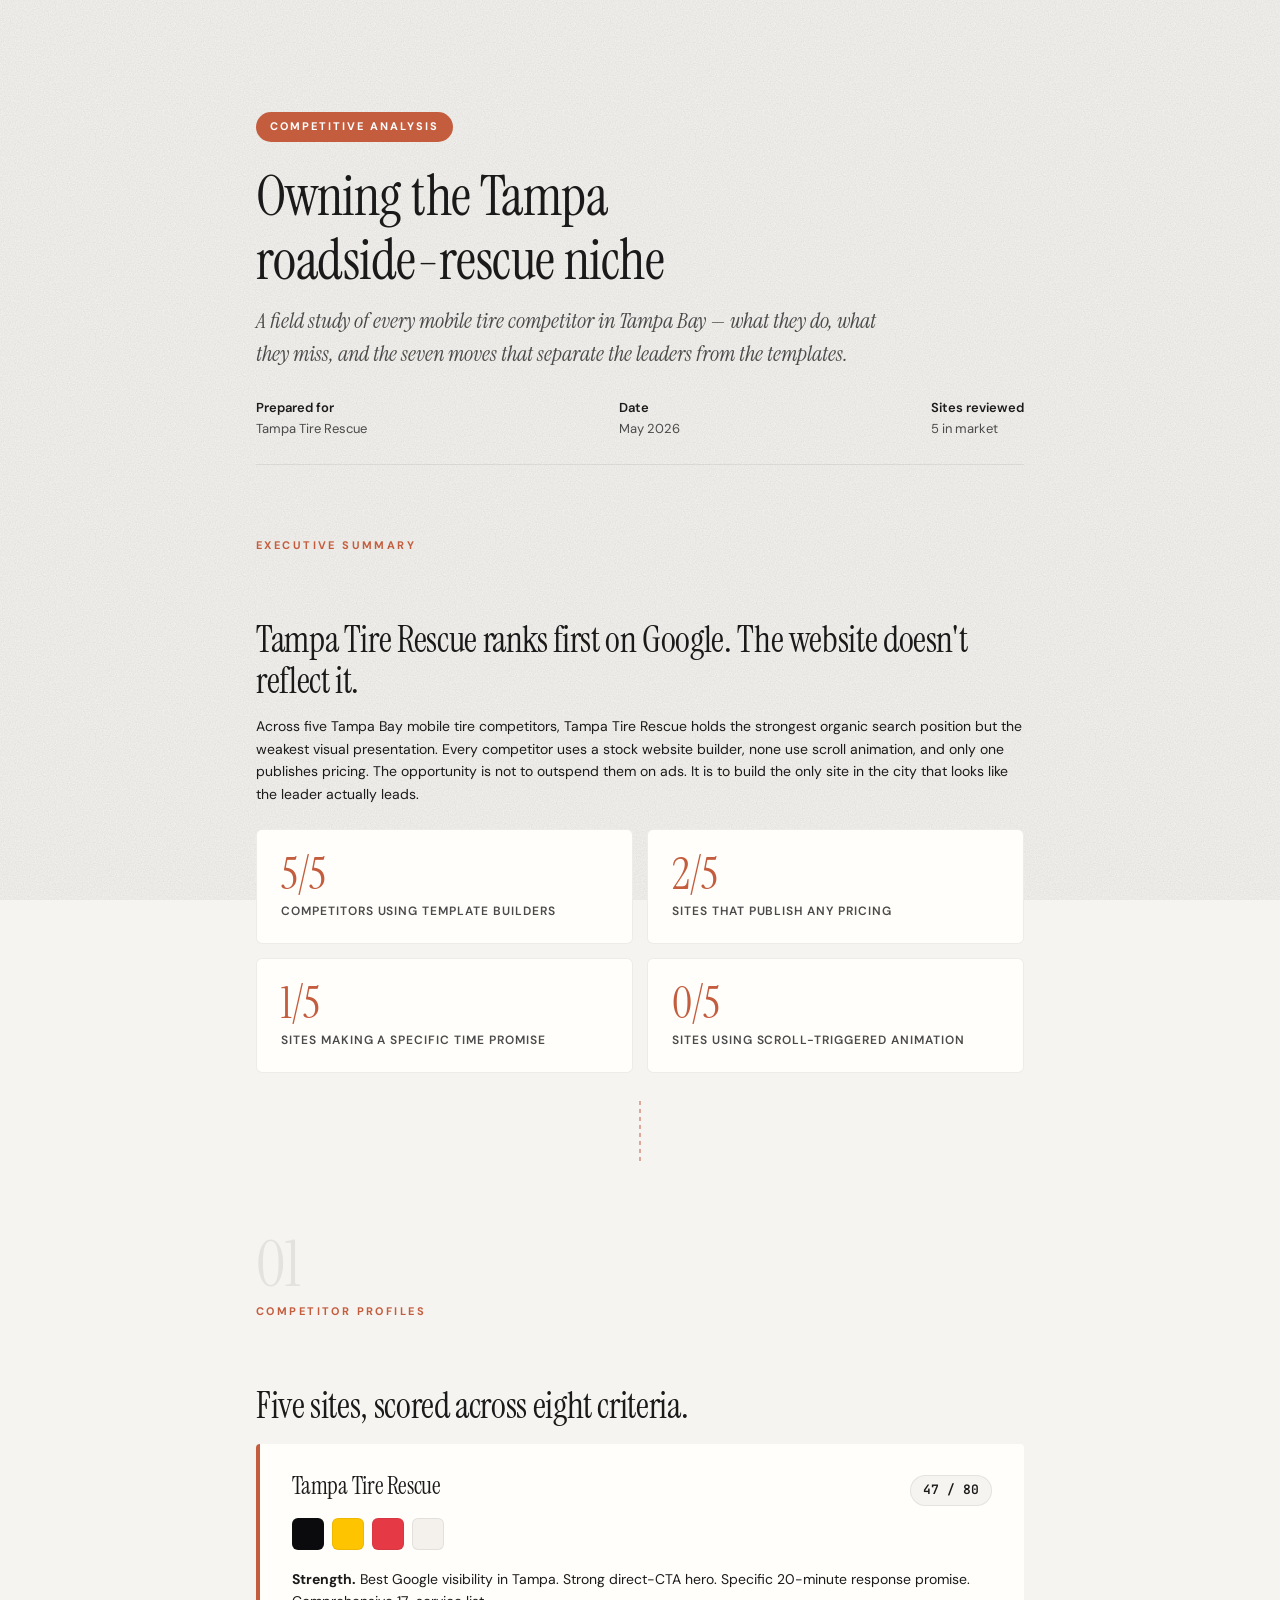
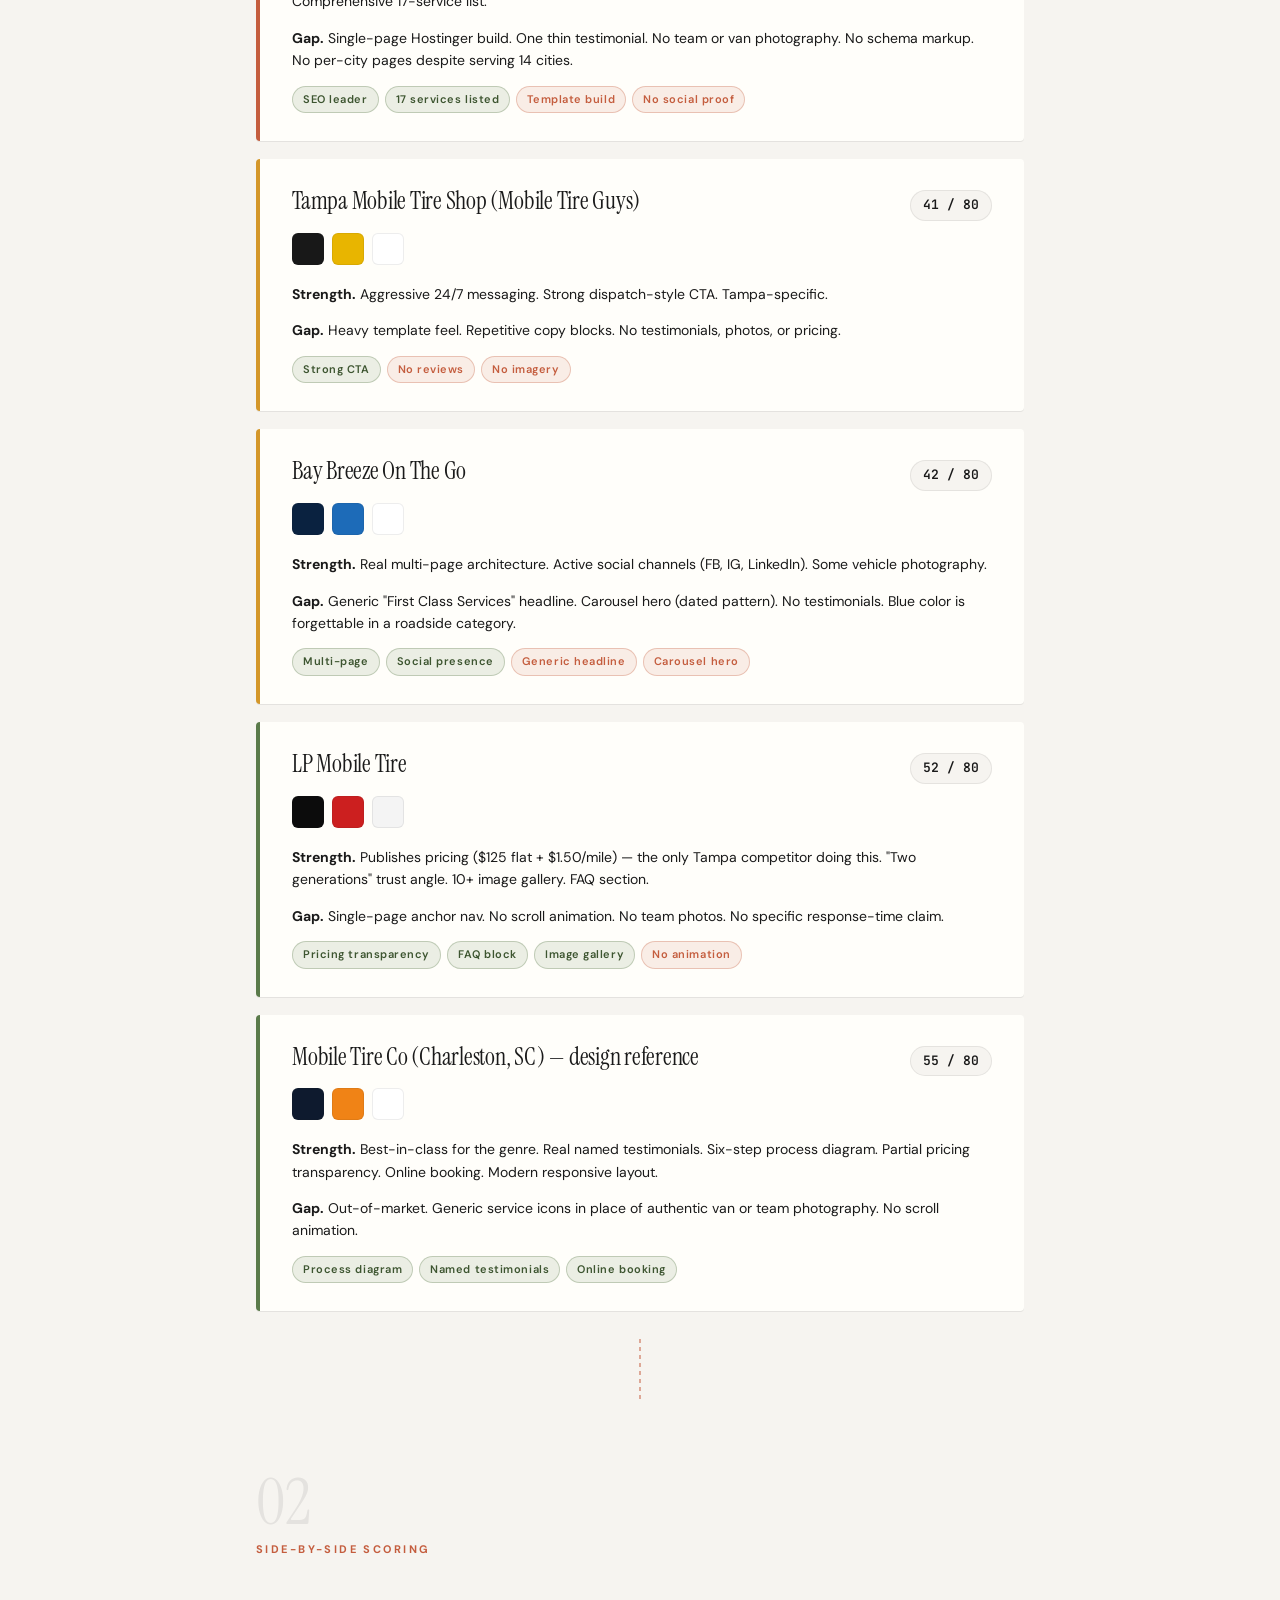
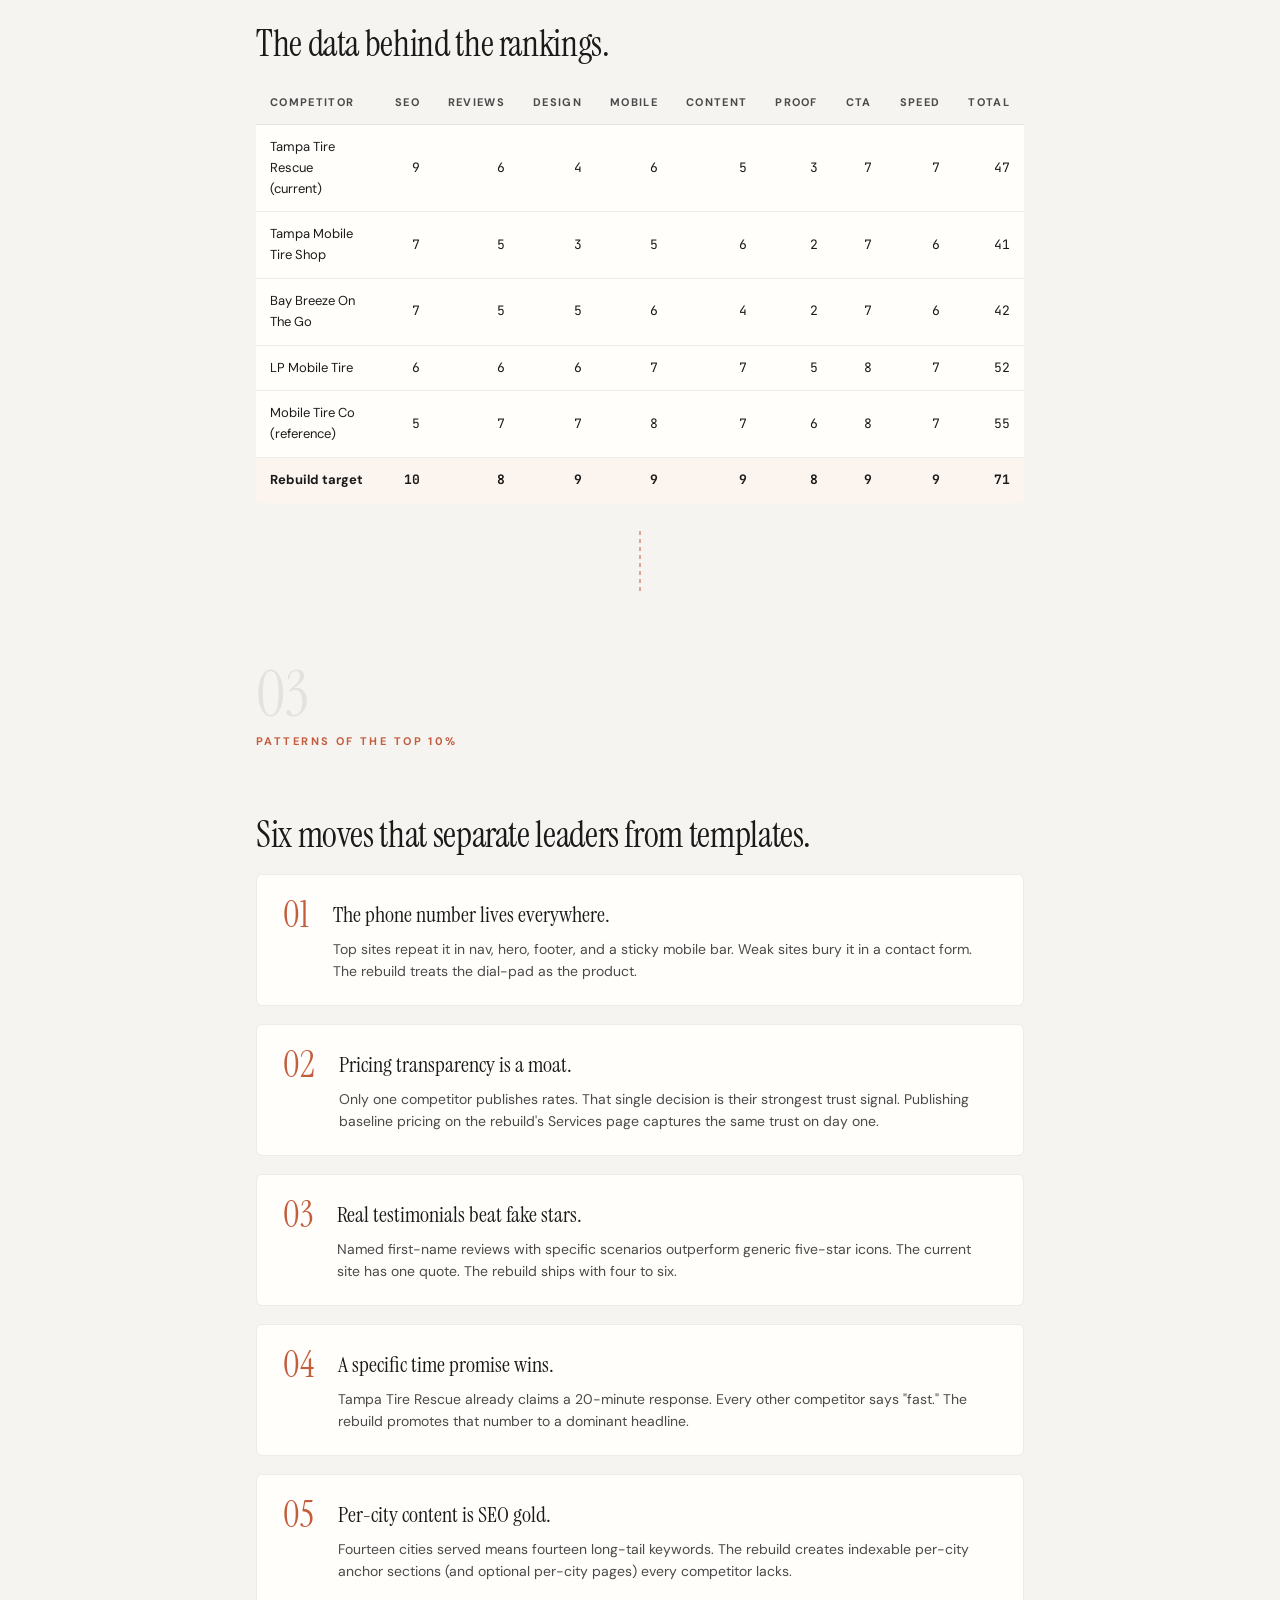
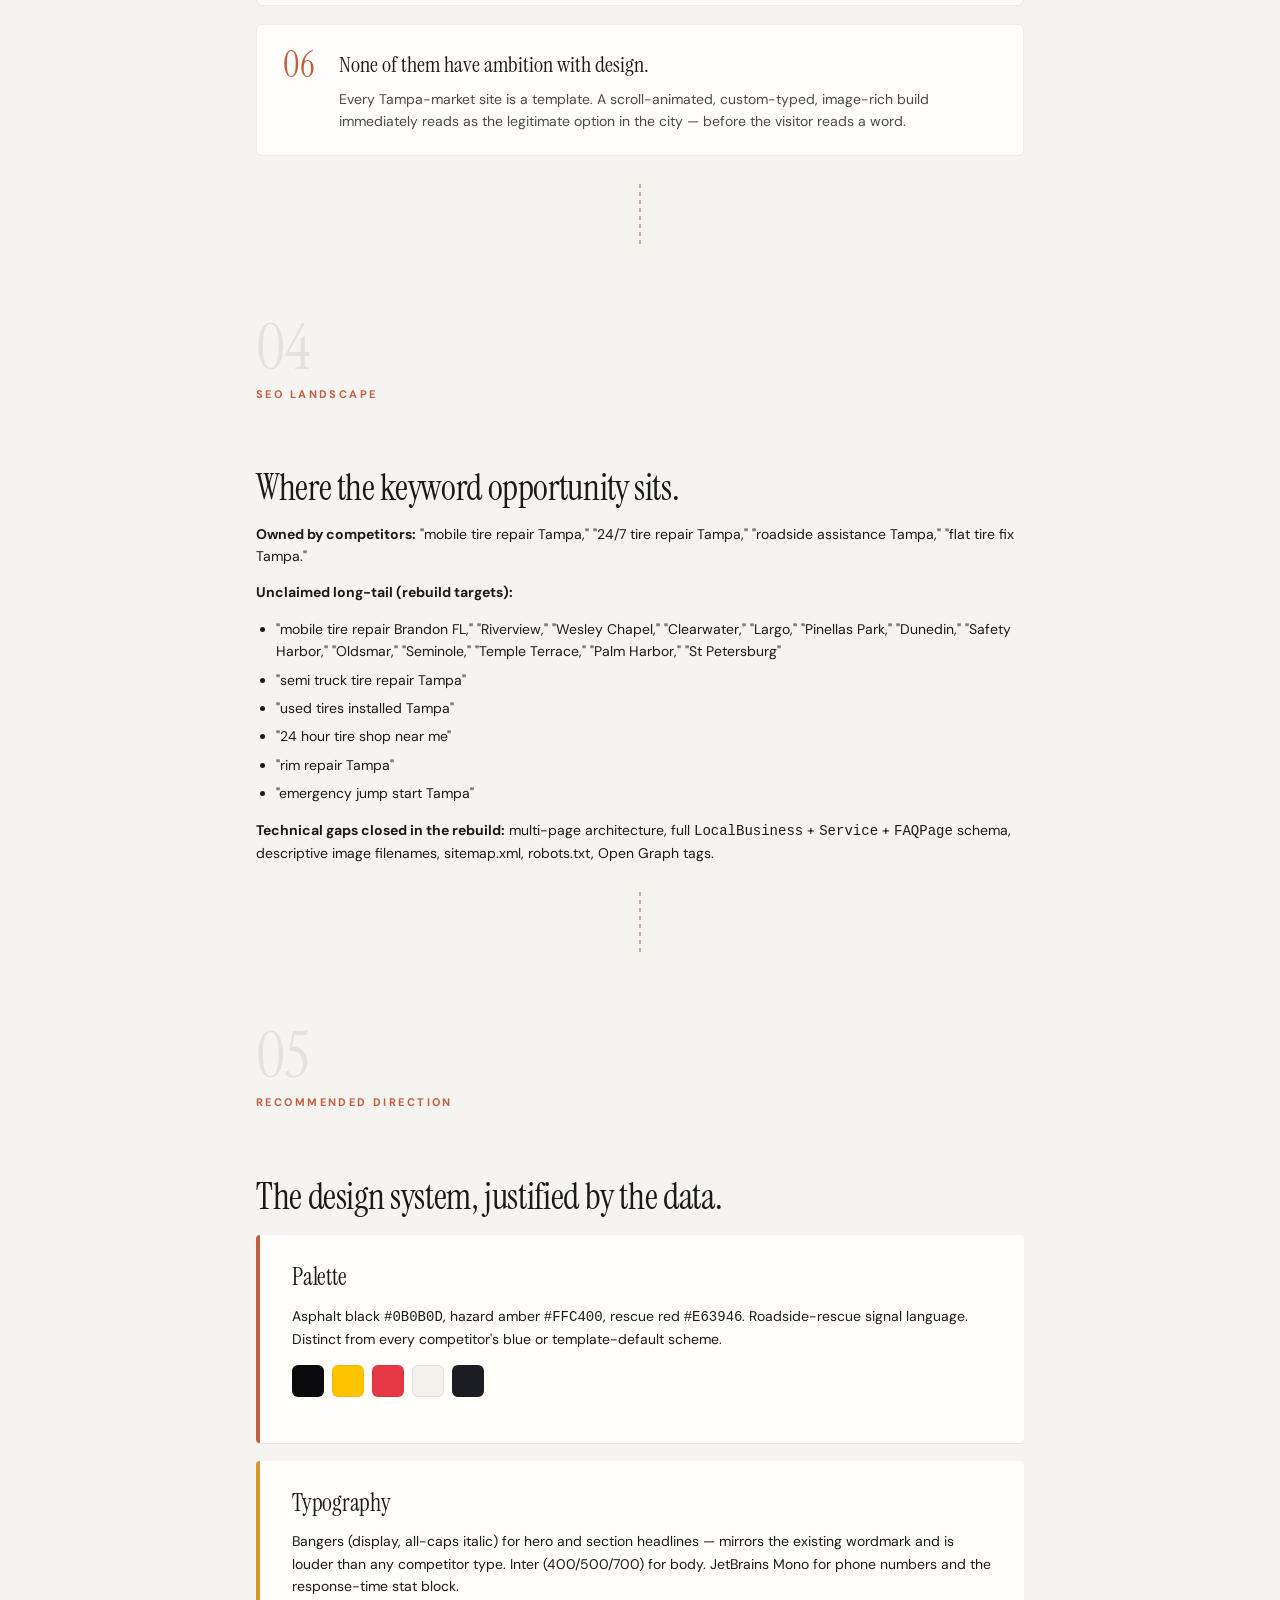
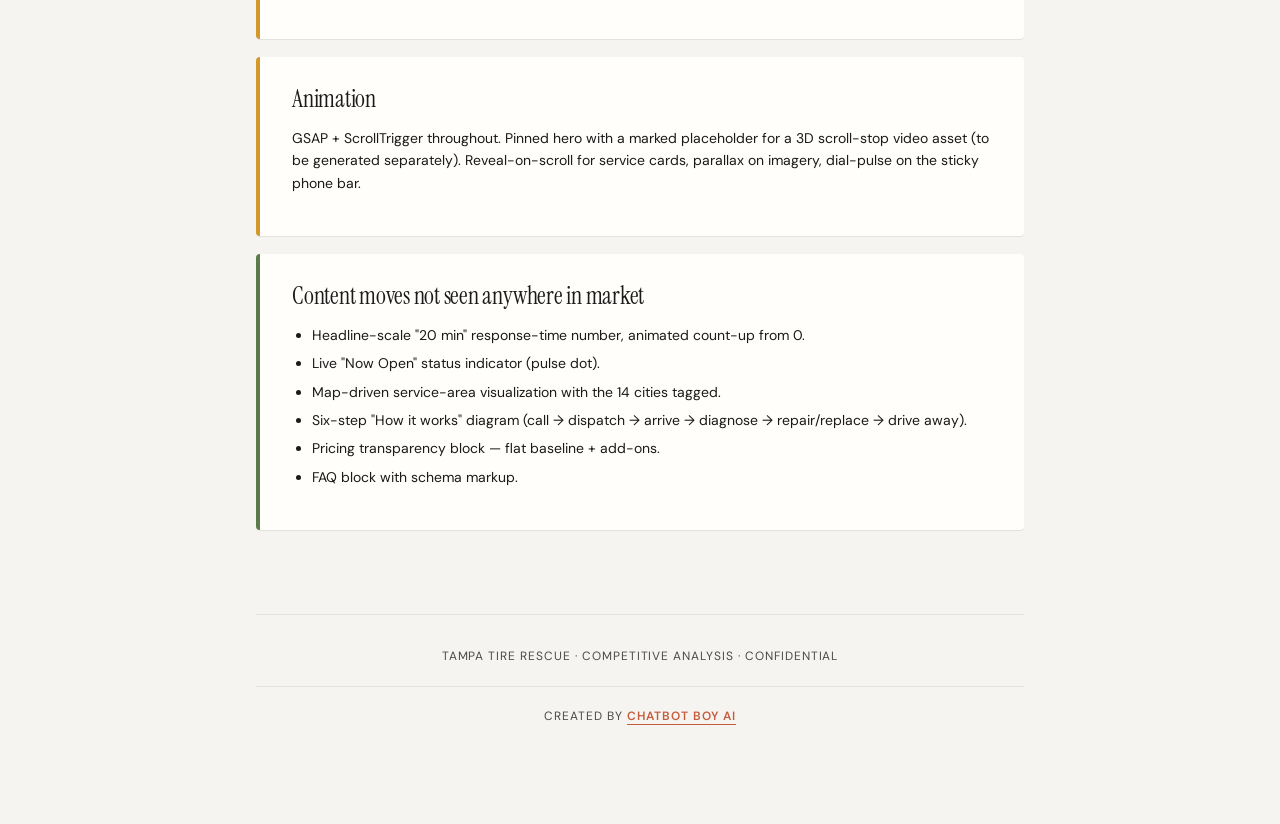
<file: site/competitive-analysis.html>
<!doctype html>
<html lang="en">
<head>
<meta charset="utf-8">
<meta name="viewport" content="width=device-width,initial-scale=1">
<meta name="robots" content="noindex, nofollow">
<title>Tampa Tire Rescue — Competitive Analysis Report</title>
<link rel="icon" type="image/svg+xml" href="/assets/favicon.svg">
<link rel="icon" type="image/png" href="/assets/logo-icon.png">
<link rel="preconnect" href="https://fonts.googleapis.com">
<link rel="preconnect" href="https://fonts.gstatic.com" crossorigin>
<link href="https://fonts.googleapis.com/css2?family=Instrument+Serif:ital@0;1&family=DM+Sans:wght@400;500;700&family=JetBrains+Mono:wght@400;600&display=swap" rel="stylesheet">
<style>
:root {
  --paper: #f6f4f0;
  --paper-card: #fffefa;
  --ink: #1a1a1a;
  --ink-soft: #4a4a4a;
  --hairline: rgba(26, 26, 26, 0.08);
  --terracotta: #c45d3e;
  --amber: #d4972a;
  --leaf: #5a7a4a;
}
* { box-sizing: border-box; }
html, body { margin: 0; padding: 0; }
body {
  font-family: 'DM Sans', system-ui, sans-serif;
  background: var(--paper);
  color: var(--ink);
  font-size: 14px;
  line-height: 1.6;
  position: relative;
}
body::before {
  content: '';
  position: fixed;
  inset: 0;
  background-image: url("data:image/svg+xml,%3Csvg xmlns='http://www.w3.org/2000/svg' width='200' height='200'%3E%3Cfilter id='n'%3E%3CfeTurbulence type='fractalNoise' baseFrequency='0.85' numOctaves='3' stitchTiles='stitch'/%3E%3CfeColorMatrix values='0 0 0 0 0 0 0 0 0 0 0 0 0 0 0 0 0 0 .12 0'/%3E%3C/filter%3E%3Crect width='100%25' height='100%25' filter='url(%23n)'/%3E%3C/svg%3E");
  pointer-events: none;
  z-index: 0;
  opacity: 0.7;
}
main { max-width: 880px; margin: 0 auto; padding: 80px 56px 100px; position: relative; z-index: 1; }
h1, h2, h3 { font-family: 'Instrument Serif', serif; font-weight: 400; line-height: 1.15; letter-spacing: -0.01em; }
h1 { font-size: 56px; margin: 0 0 12px; }
h2 { font-size: 36px; margin: 64px 0 12px; }
h3 { font-size: 24px; margin: 0 0 8px; }
.eyebrow { font-family: 'DM Sans', sans-serif; font-size: 11px; font-weight: 700; letter-spacing: 0.22em; text-transform: uppercase; color: var(--terracotta); margin-bottom: 18px; }
.lead { font-family: 'Instrument Serif', serif; font-style: italic; font-size: 22px; line-height: 1.5; color: var(--ink-soft); margin: 0 0 0; max-width: 64ch; }
.cover { padding: 32px 0 24px; border-bottom: 1px solid var(--hairline); }
.cover-meta { display: flex; justify-content: space-between; align-items: flex-end; margin-top: 28px; font-size: 13px; color: var(--ink-soft); }
.cover-meta strong { color: var(--ink); font-weight: 600; }
.badge { display: inline-block; font-size: 11px; font-weight: 700; letter-spacing: 0.18em; text-transform: uppercase; padding: 6px 14px; background: var(--terracotta); color: #fff; border-radius: 999px; margin-bottom: 22px; }
.section { margin: 72px 0 0; }
.flow-connector { display: flex; justify-content: center; margin: 28px 0; }
.flow-connector svg { display: block; }
.card { background: var(--paper-card); border-left: 4px solid var(--terracotta); padding: 28px 32px; border-radius: 4px; margin: 18px 0; box-shadow: 0 1px 0 var(--hairline); transition: box-shadow .25s; }
.card:hover { box-shadow: 0 8px 24px rgba(0,0,0,0.06); }
.card.amber { border-left-color: var(--amber); }
.card.leaf { border-left-color: var(--leaf); }
.card-head { display: flex; justify-content: space-between; align-items: baseline; gap: 16px; flex-wrap: wrap; }
.card h3 { margin: 0; }
.score-pill { font-family: 'JetBrains Mono', monospace; font-size: 13px; font-weight: 600; padding: 4px 12px; background: var(--paper); border: 1px solid var(--hairline); border-radius: 999px; }
.swatches { display: flex; gap: 8px; margin: 12px 0 18px; }
.swatch { width: 32px; height: 32px; border-radius: 6px; border: 1px solid var(--hairline); }
.tag-row { display: flex; flex-wrap: wrap; gap: 6px; margin-top: 14px; }
.tag { font-size: 11px; font-weight: 600; letter-spacing: 0.05em; padding: 4px 10px; background: var(--paper); border: 1px solid var(--hairline); border-radius: 999px; color: var(--ink-soft); }
.tag.win { background: rgba(90,122,74,0.12); border-color: rgba(90,122,74,0.3); color: #3d5530; }
.tag.gap { background: rgba(196,93,62,0.10); border-color: rgba(196,93,62,0.3); color: var(--terracotta); }
table { width: 100%; border-collapse: collapse; margin: 18px 0; font-size: 13px; background: var(--paper-card); border-radius: 4px; overflow: hidden; }
th, td { padding: 12px 14px; text-align: left; border-bottom: 1px solid var(--hairline); }
th { background: var(--paper); font-weight: 700; font-size: 11px; letter-spacing: 0.12em; text-transform: uppercase; color: var(--ink-soft); }
td.num { font-family: 'JetBrains Mono', monospace; text-align: right; }
tr:last-child td { border-bottom: none; }
tr.total { background: rgba(196,93,62,0.06); }
tr.total td { font-weight: 700; }
.phase-num { font-family: 'Instrument Serif', serif; font-size: 64px; line-height: 1; color: var(--hairline); display: inline-block; margin-bottom: 6px; }
.pattern { display: flex; gap: 24px; margin: 18px 0; padding: 22px 26px; background: var(--paper-card); border-radius: 6px; border: 1px solid var(--hairline); }
.pattern-num { font-family: 'Instrument Serif', serif; font-size: 36px; line-height: 1; color: var(--terracotta); flex-shrink: 0; }
.pattern h4 { font-family: 'Instrument Serif', serif; font-weight: 400; font-size: 22px; margin: 0 0 6px; }
.pattern p { margin: 0; color: var(--ink-soft); }
.exec-grid { display: grid; grid-template-columns: repeat(2, 1fr); gap: 14px; margin: 24px 0; }
.metric { padding: 22px 24px; background: var(--paper-card); border-radius: 6px; border: 1px solid var(--hairline); }
.metric-num { font-family: 'Instrument Serif', serif; font-size: 44px; line-height: 1; color: var(--terracotta); }
.metric-label { font-size: 12px; font-weight: 600; letter-spacing: 0.08em; text-transform: uppercase; color: var(--ink-soft); margin-top: 6px; }
ul { padding-left: 20px; }
li { margin: 6px 0; }
.signoff { margin-top: 84px; padding-top: 32px; border-top: 1px solid var(--hairline); font-size: 12px; color: var(--ink-soft); text-align: center; letter-spacing: 0.08em; text-transform: uppercase; }
.attribution { width: 100%; margin-top: 20px; padding-top: 20px; border-top: 1px solid var(--hairline); text-align: center; font-size: 12px; letter-spacing: 0.08em; }
.attribution a { color: var(--terracotta); font-weight: 600; border-bottom: 1px solid var(--terracotta); text-decoration: none; }

@media (max-width: 640px) {
  main { padding: 48px 24px 64px; }
  h1 { font-size: 40px; }
  h2 { font-size: 28px; margin-top: 48px; }
  .lead { font-size: 18px; }
  .exec-grid { grid-template-columns: 1fr; }
  table { font-size: 12px; display: block; overflow-x: auto; }
  .pattern { flex-direction: column; gap: 8px; }
}

@media print {
  body::before { display: none; }
  body { background: #fff; }
  main { padding: 24px 32px; max-width: 100%; }
  .card, .pattern, .metric, table { page-break-inside: avoid; }
  h2 { page-break-after: avoid; }
  @page { size: A4; margin: 18mm; }
}
</style>
</head>
<body>
<main>

<header class="cover">
  <div class="badge">Competitive Analysis</div>
  <h1>Owning the Tampa<br>roadside-rescue niche</h1>
  <p class="lead">A field study of every mobile tire competitor in Tampa Bay — what they do, what they miss, and the seven moves that separate the leaders from the templates.</p>
  <div class="cover-meta">
    <div><strong>Prepared for</strong><br>Tampa Tire Rescue</div>
    <div><strong>Date</strong><br>May 2026</div>
    <div><strong>Sites reviewed</strong><br>5 in market</div>
  </div>
</header>

<section class="section">
  <div class="eyebrow">Executive summary</div>
  <h2>Tampa Tire Rescue ranks first on Google. The website doesn't reflect it.</h2>
  <p>Across five Tampa Bay mobile tire competitors, Tampa Tire Rescue holds the strongest organic search position but the weakest visual presentation. Every competitor uses a stock website builder, none use scroll animation, and only one publishes pricing. The opportunity is not to outspend them on ads. It is to build the only site in the city that looks like the leader actually leads.</p>

  <div class="exec-grid">
    <div class="metric"><div class="metric-num">5/5</div><div class="metric-label">Competitors using template builders</div></div>
    <div class="metric"><div class="metric-num">2/5</div><div class="metric-label">Sites that publish any pricing</div></div>
    <div class="metric"><div class="metric-num">1/5</div><div class="metric-label">Sites making a specific time promise</div></div>
    <div class="metric"><div class="metric-num">0/5</div><div class="metric-label">Sites using scroll-triggered animation</div></div>
  </div>
</section>

<div class="flow-connector"><svg width="2" height="60"><line x1="1" y1="0" x2="1" y2="60" stroke="#c45d3e" stroke-dasharray="4 4" stroke-width="1"/></svg></div>

<section class="section">
  <span class="phase-num">01</span>
  <div class="eyebrow">Competitor profiles</div>
  <h2>Five sites, scored across eight criteria.</h2>

  <div class="card">
    <div class="card-head"><h3>Tampa Tire Rescue</h3><span class="score-pill">47 / 80</span></div>
    <div class="swatches" aria-hidden="true">
      <span class="swatch" style="background:#0B0B0D"></span>
      <span class="swatch" style="background:#FFC400"></span>
      <span class="swatch" style="background:#E63946"></span>
      <span class="swatch" style="background:#F4F1EC"></span>
    </div>
    <p><strong>Strength.</strong> Best Google visibility in Tampa. Strong direct-CTA hero. Specific 20-minute response promise. Comprehensive 17-service list.</p>
    <p><strong>Gap.</strong> Single-page Hostinger build. One thin testimonial. No team or van photography. No schema markup. No per-city pages despite serving 14 cities.</p>
    <div class="tag-row">
      <span class="tag win">SEO leader</span>
      <span class="tag win">17 services listed</span>
      <span class="tag gap">Template build</span>
      <span class="tag gap">No social proof</span>
    </div>
  </div>

  <div class="card amber">
    <div class="card-head"><h3>Tampa Mobile Tire Shop (Mobile Tire Guys)</h3><span class="score-pill">41 / 80</span></div>
    <div class="swatches" aria-hidden="true">
      <span class="swatch" style="background:#181818"></span>
      <span class="swatch" style="background:#e8b500"></span>
      <span class="swatch" style="background:#ffffff"></span>
    </div>
    <p><strong>Strength.</strong> Aggressive 24/7 messaging. Strong dispatch-style CTA. Tampa-specific.</p>
    <p><strong>Gap.</strong> Heavy template feel. Repetitive copy blocks. No testimonials, photos, or pricing.</p>
    <div class="tag-row">
      <span class="tag win">Strong CTA</span>
      <span class="tag gap">No reviews</span>
      <span class="tag gap">No imagery</span>
    </div>
  </div>

  <div class="card amber">
    <div class="card-head"><h3>Bay Breeze On The Go</h3><span class="score-pill">42 / 80</span></div>
    <div class="swatches" aria-hidden="true">
      <span class="swatch" style="background:#0a2240"></span>
      <span class="swatch" style="background:#1d6bb8"></span>
      <span class="swatch" style="background:#ffffff"></span>
    </div>
    <p><strong>Strength.</strong> Real multi-page architecture. Active social channels (FB, IG, LinkedIn). Some vehicle photography.</p>
    <p><strong>Gap.</strong> Generic "First Class Services" headline. Carousel hero (dated pattern). No testimonials. Blue color is forgettable in a roadside category.</p>
    <div class="tag-row">
      <span class="tag win">Multi-page</span>
      <span class="tag win">Social presence</span>
      <span class="tag gap">Generic headline</span>
      <span class="tag gap">Carousel hero</span>
    </div>
  </div>

  <div class="card leaf">
    <div class="card-head"><h3>LP Mobile Tire</h3><span class="score-pill">52 / 80</span></div>
    <div class="swatches" aria-hidden="true">
      <span class="swatch" style="background:#0c0c0c"></span>
      <span class="swatch" style="background:#cc1f1f"></span>
      <span class="swatch" style="background:#f4f4f4"></span>
    </div>
    <p><strong>Strength.</strong> Publishes pricing ($125 flat + $1.50/mile) — the only Tampa competitor doing this. "Two generations" trust angle. 10+ image gallery. FAQ section.</p>
    <p><strong>Gap.</strong> Single-page anchor nav. No scroll animation. No team photos. No specific response-time claim.</p>
    <div class="tag-row">
      <span class="tag win">Pricing transparency</span>
      <span class="tag win">FAQ block</span>
      <span class="tag win">Image gallery</span>
      <span class="tag gap">No animation</span>
    </div>
  </div>

  <div class="card leaf">
    <div class="card-head"><h3>Mobile Tire Co (Charleston, SC) — design reference</h3><span class="score-pill">55 / 80</span></div>
    <div class="swatches" aria-hidden="true">
      <span class="swatch" style="background:#0e1a2e"></span>
      <span class="swatch" style="background:#f08316"></span>
      <span class="swatch" style="background:#ffffff"></span>
    </div>
    <p><strong>Strength.</strong> Best-in-class for the genre. Real named testimonials. Six-step process diagram. Partial pricing transparency. Online booking. Modern responsive layout.</p>
    <p><strong>Gap.</strong> Out-of-market. Generic service icons in place of authentic van or team photography. No scroll animation.</p>
    <div class="tag-row">
      <span class="tag win">Process diagram</span>
      <span class="tag win">Named testimonials</span>
      <span class="tag win">Online booking</span>
    </div>
  </div>
</section>

<div class="flow-connector"><svg width="2" height="60"><line x1="1" y1="0" x2="1" y2="60" stroke="#c45d3e" stroke-dasharray="4 4" stroke-width="1"/></svg></div>

<section class="section">
  <span class="phase-num">02</span>
  <div class="eyebrow">Side-by-side scoring</div>
  <h2>The data behind the rankings.</h2>
  <table>
    <thead>
      <tr>
        <th>Competitor</th>
        <th class="num">SEO</th>
        <th class="num">Reviews</th>
        <th class="num">Design</th>
        <th class="num">Mobile</th>
        <th class="num">Content</th>
        <th class="num">Proof</th>
        <th class="num">CTA</th>
        <th class="num">Speed</th>
        <th class="num">Total</th>
      </tr>
    </thead>
    <tbody>
      <tr><td>Tampa Tire Rescue (current)</td><td class="num">9</td><td class="num">6</td><td class="num">4</td><td class="num">6</td><td class="num">5</td><td class="num">3</td><td class="num">7</td><td class="num">7</td><td class="num">47</td></tr>
      <tr><td>Tampa Mobile Tire Shop</td><td class="num">7</td><td class="num">5</td><td class="num">3</td><td class="num">5</td><td class="num">6</td><td class="num">2</td><td class="num">7</td><td class="num">6</td><td class="num">41</td></tr>
      <tr><td>Bay Breeze On The Go</td><td class="num">7</td><td class="num">5</td><td class="num">5</td><td class="num">6</td><td class="num">4</td><td class="num">2</td><td class="num">7</td><td class="num">6</td><td class="num">42</td></tr>
      <tr><td>LP Mobile Tire</td><td class="num">6</td><td class="num">6</td><td class="num">6</td><td class="num">7</td><td class="num">7</td><td class="num">5</td><td class="num">8</td><td class="num">7</td><td class="num">52</td></tr>
      <tr><td>Mobile Tire Co (reference)</td><td class="num">5</td><td class="num">7</td><td class="num">7</td><td class="num">8</td><td class="num">7</td><td class="num">6</td><td class="num">8</td><td class="num">7</td><td class="num">55</td></tr>
      <tr class="total"><td>Rebuild target</td><td class="num">10</td><td class="num">8</td><td class="num">9</td><td class="num">9</td><td class="num">9</td><td class="num">8</td><td class="num">9</td><td class="num">9</td><td class="num">71</td></tr>
    </tbody>
  </table>
</section>

<div class="flow-connector"><svg width="2" height="60"><line x1="1" y1="0" x2="1" y2="60" stroke="#c45d3e" stroke-dasharray="4 4" stroke-width="1"/></svg></div>

<section class="section">
  <span class="phase-num">03</span>
  <div class="eyebrow">Patterns of the top 10%</div>
  <h2>Six moves that separate leaders from templates.</h2>

  <div class="pattern">
    <span class="pattern-num">01</span>
    <div>
      <h4>The phone number lives everywhere.</h4>
      <p>Top sites repeat it in nav, hero, footer, and a sticky mobile bar. Weak sites bury it in a contact form. The rebuild treats the dial-pad as the product.</p>
    </div>
  </div>

  <div class="pattern">
    <span class="pattern-num">02</span>
    <div>
      <h4>Pricing transparency is a moat.</h4>
      <p>Only one competitor publishes rates. That single decision is their strongest trust signal. Publishing baseline pricing on the rebuild's Services page captures the same trust on day one.</p>
    </div>
  </div>

  <div class="pattern">
    <span class="pattern-num">03</span>
    <div>
      <h4>Real testimonials beat fake stars.</h4>
      <p>Named first-name reviews with specific scenarios outperform generic five-star icons. The current site has one quote. The rebuild ships with four to six.</p>
    </div>
  </div>

  <div class="pattern">
    <span class="pattern-num">04</span>
    <div>
      <h4>A specific time promise wins.</h4>
      <p>Tampa Tire Rescue already claims a 20-minute response. Every other competitor says "fast." The rebuild promotes that number to a dominant headline.</p>
    </div>
  </div>

  <div class="pattern">
    <span class="pattern-num">05</span>
    <div>
      <h4>Per-city content is SEO gold.</h4>
      <p>Fourteen cities served means fourteen long-tail keywords. The rebuild creates indexable per-city anchor sections (and optional per-city pages) every competitor lacks.</p>
    </div>
  </div>

  <div class="pattern">
    <span class="pattern-num">06</span>
    <div>
      <h4>None of them have ambition with design.</h4>
      <p>Every Tampa-market site is a template. A scroll-animated, custom-typed, image-rich build immediately reads as the legitimate option in the city — before the visitor reads a word.</p>
    </div>
  </div>
</section>

<div class="flow-connector"><svg width="2" height="60"><line x1="1" y1="0" x2="1" y2="60" stroke="#c45d3e" stroke-dasharray="4 4" stroke-width="1"/></svg></div>

<section class="section">
  <span class="phase-num">04</span>
  <div class="eyebrow">SEO landscape</div>
  <h2>Where the keyword opportunity sits.</h2>
  <p><strong>Owned by competitors:</strong> "mobile tire repair Tampa," "24/7 tire repair Tampa," "roadside assistance Tampa," "flat tire fix Tampa."</p>
  <p><strong>Unclaimed long-tail (rebuild targets):</strong></p>
  <ul>
    <li>"mobile tire repair Brandon FL," "Riverview," "Wesley Chapel," "Clearwater," "Largo," "Pinellas Park," "Dunedin," "Safety Harbor," "Oldsmar," "Seminole," "Temple Terrace," "Palm Harbor," "St Petersburg"</li>
    <li>"semi truck tire repair Tampa"</li>
    <li>"used tires installed Tampa"</li>
    <li>"24 hour tire shop near me"</li>
    <li>"rim repair Tampa"</li>
    <li>"emergency jump start Tampa"</li>
  </ul>
  <p><strong>Technical gaps closed in the rebuild:</strong> multi-page architecture, full <code>LocalBusiness</code> + <code>Service</code> + <code>FAQPage</code> schema, descriptive image filenames, sitemap.xml, robots.txt, Open Graph tags.</p>
</section>

<div class="flow-connector"><svg width="2" height="60"><line x1="1" y1="0" x2="1" y2="60" stroke="#c45d3e" stroke-dasharray="4 4" stroke-width="1"/></svg></div>

<section class="section">
  <span class="phase-num">05</span>
  <div class="eyebrow">Recommended direction</div>
  <h2>The design system, justified by the data.</h2>

  <div class="card">
    <h3>Palette</h3>
    <p>Asphalt black <code>#0B0B0D</code>, hazard amber <code>#FFC400</code>, rescue red <code>#E63946</code>. Roadside-rescue signal language. Distinct from every competitor's blue or template-default scheme.</p>
    <div class="swatches" aria-hidden="true">
      <span class="swatch" style="background:#0B0B0D"></span>
      <span class="swatch" style="background:#FFC400"></span>
      <span class="swatch" style="background:#E63946"></span>
      <span class="swatch" style="background:#F4F1EC"></span>
      <span class="swatch" style="background:#1B1D22"></span>
    </div>
  </div>

  <div class="card amber">
    <h3>Typography</h3>
    <p>Bangers (display, all-caps italic) for hero and section headlines — mirrors the existing wordmark and is louder than any competitor type. Inter (400/500/700) for body. JetBrains Mono for phone numbers and the response-time stat block.</p>
  </div>

  <div class="card amber">
    <h3>Animation</h3>
    <p>GSAP + ScrollTrigger throughout. Pinned hero with a marked placeholder for a 3D scroll-stop video asset (to be generated separately). Reveal-on-scroll for service cards, parallax on imagery, dial-pulse on the sticky phone bar.</p>
  </div>

  <div class="card leaf">
    <h3>Content moves not seen anywhere in market</h3>
    <ul>
      <li>Headline-scale "20 min" response-time number, animated count-up from 0.</li>
      <li>Live "Now Open" status indicator (pulse dot).</li>
      <li>Map-driven service-area visualization with the 14 cities tagged.</li>
      <li>Six-step "How it works" diagram (call → dispatch → arrive → diagnose → repair/replace → drive away).</li>
      <li>Pricing transparency block — flat baseline + add-ons.</li>
      <li>FAQ block with schema markup.</li>
    </ul>
  </div>
</section>

<div class="signoff">
  Tampa Tire Rescue · Competitive Analysis · Confidential
  <div class="attribution">
    Created by <a href="https://www.chatbotboy.ai/" target="_blank" rel="noopener">Chatbot Boy AI</a>
  </div>
</div>

</main>
</body>
</html>
</file>
